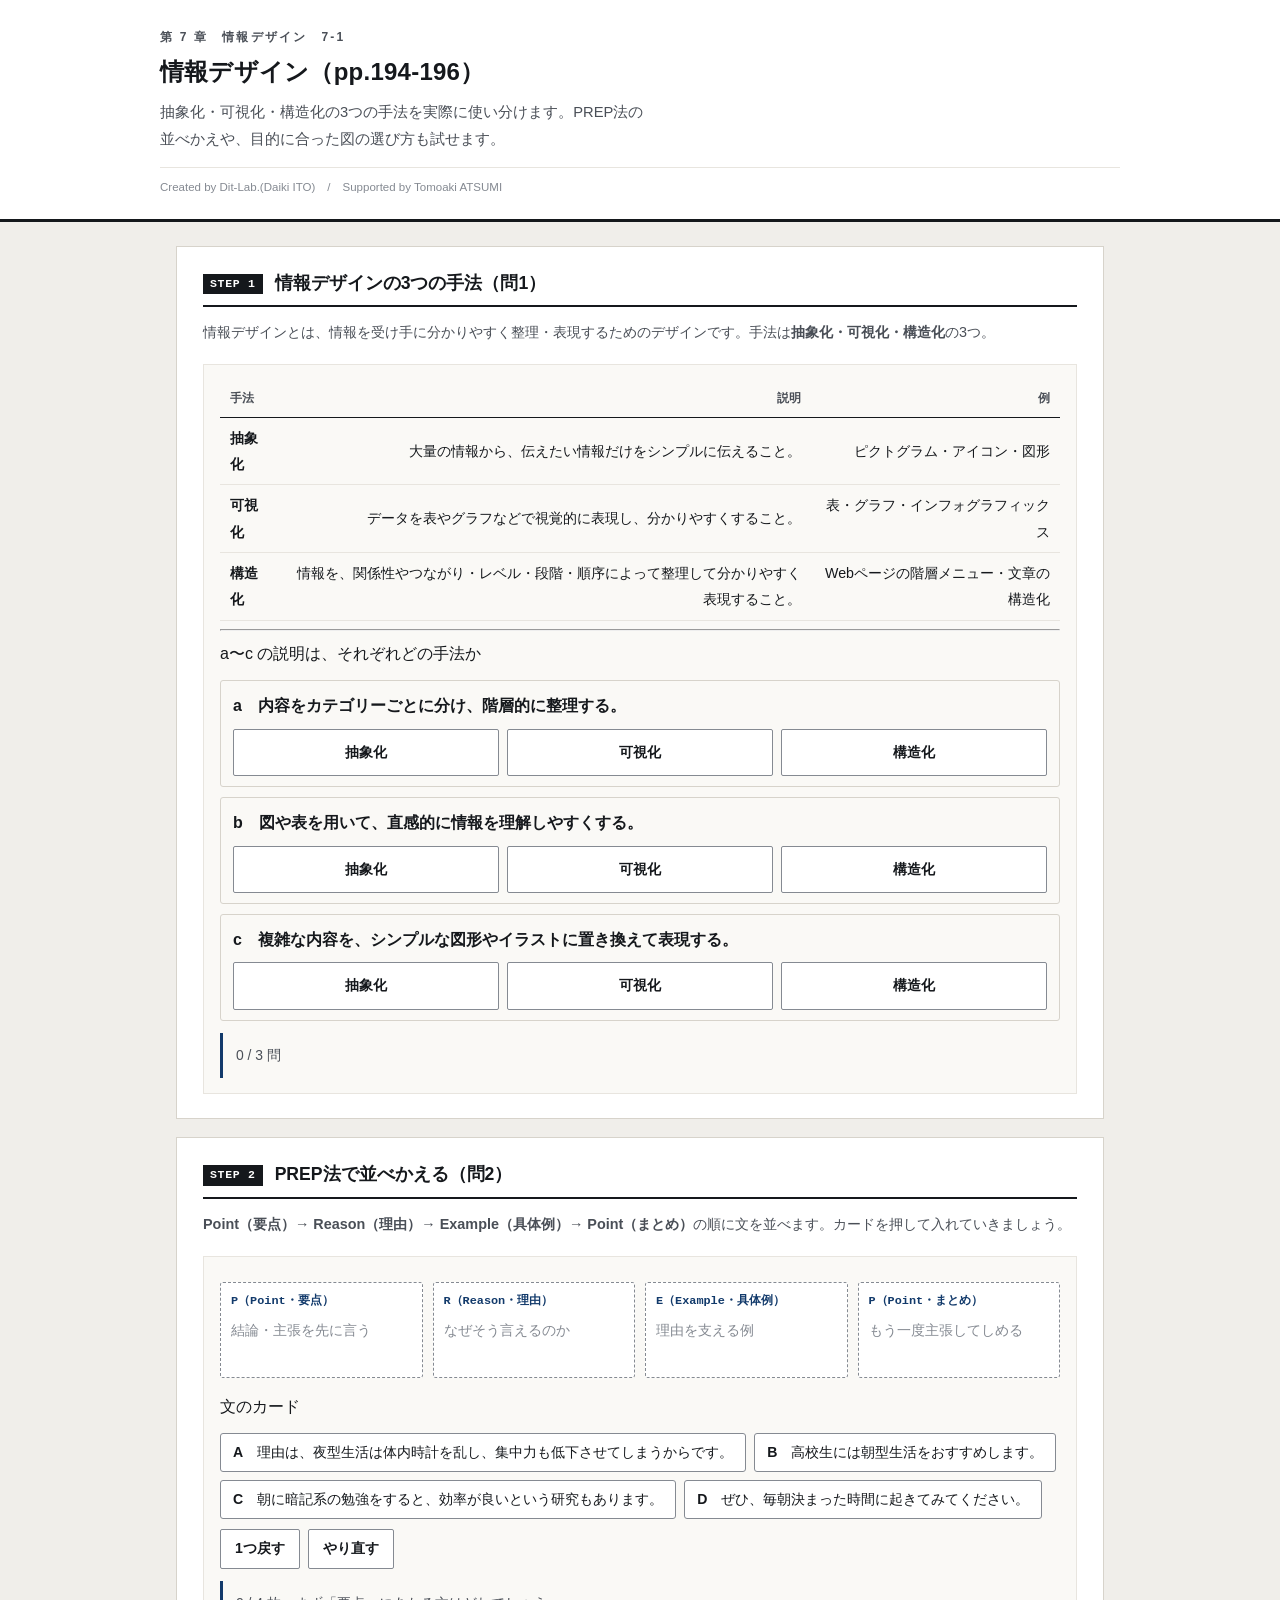
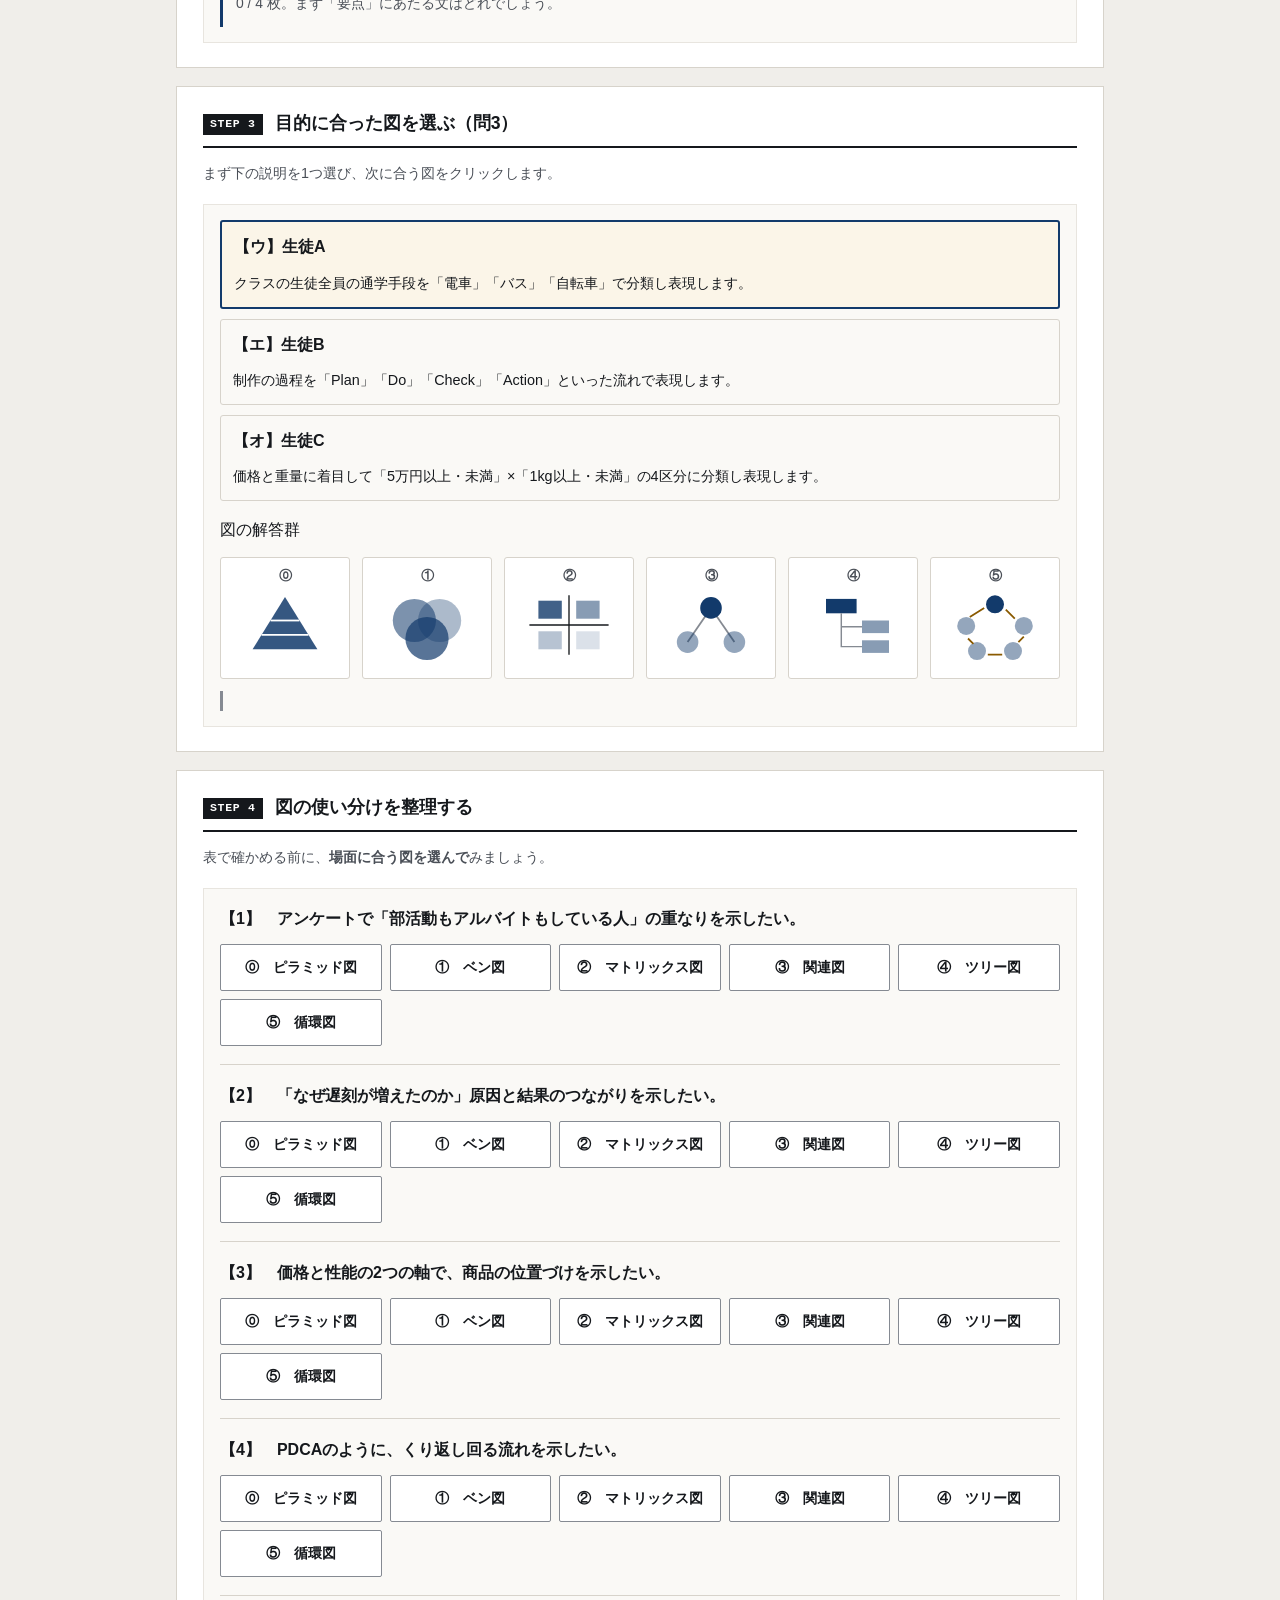
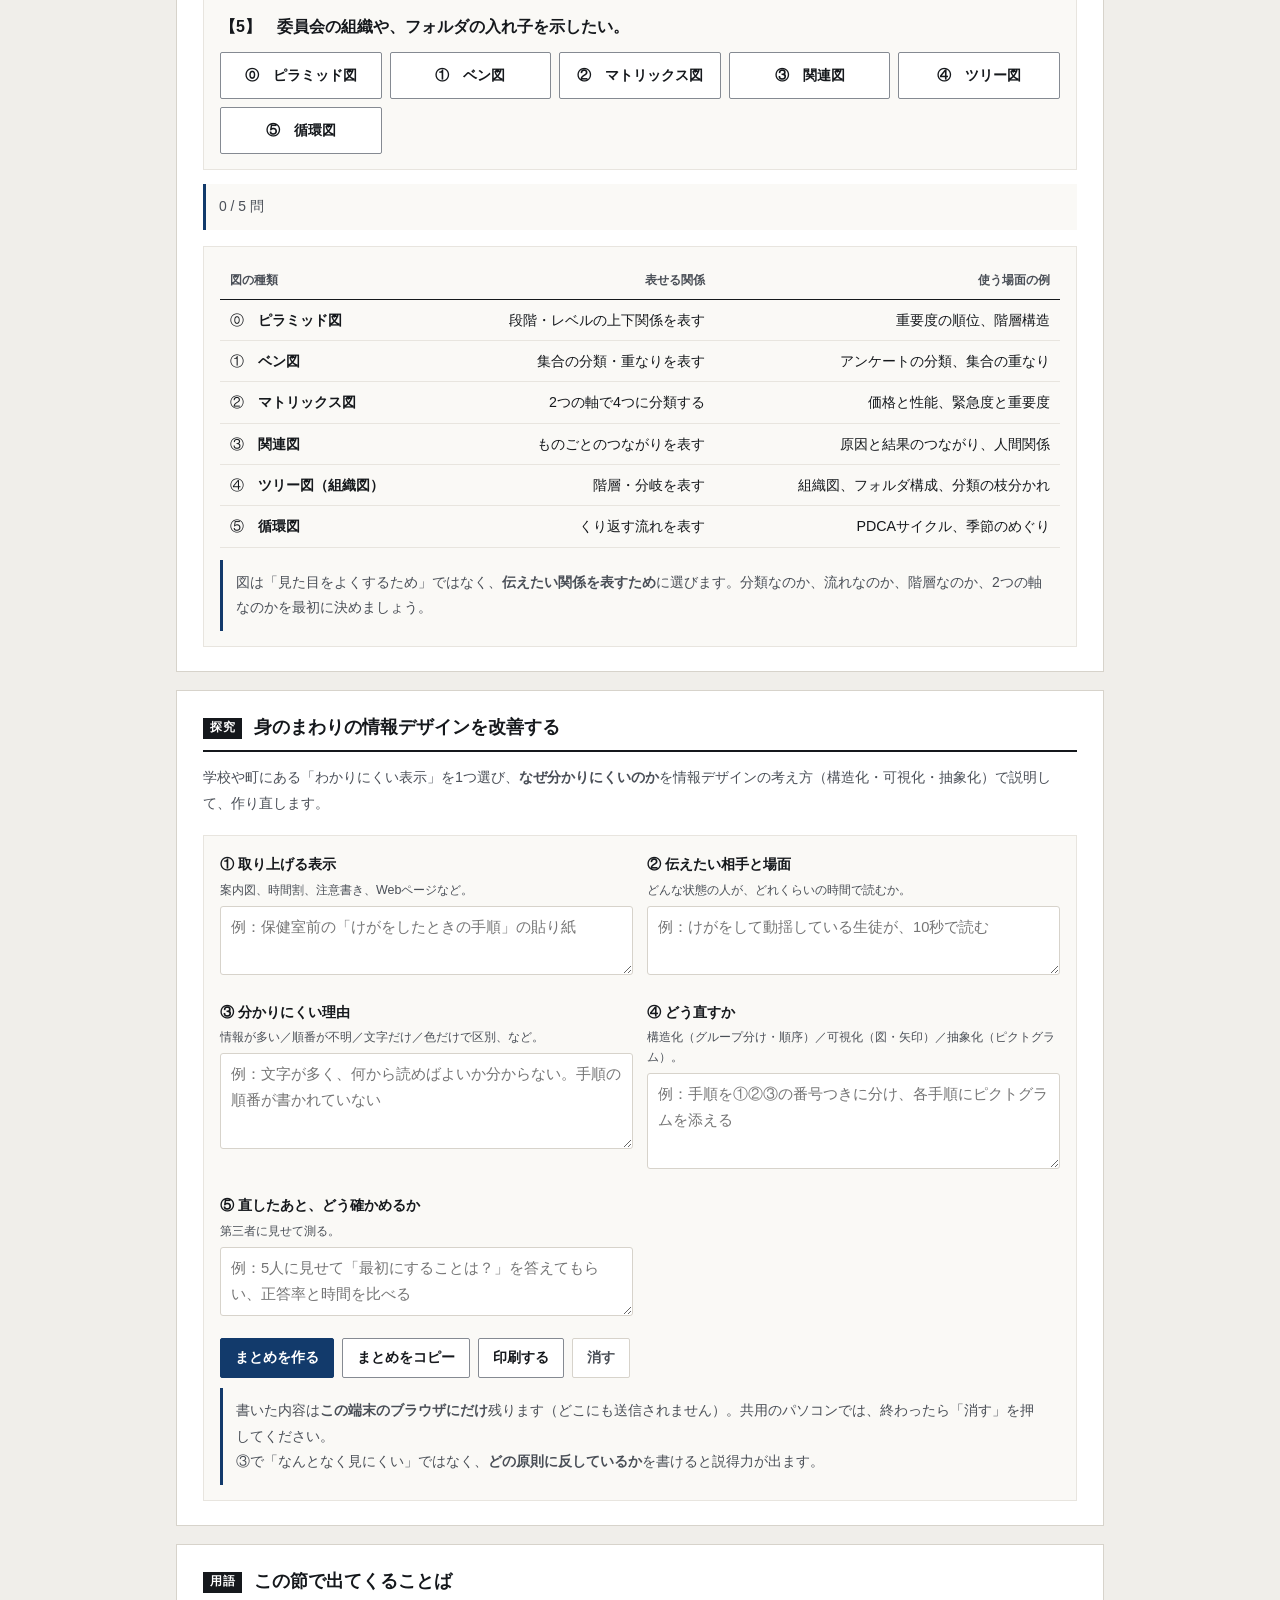
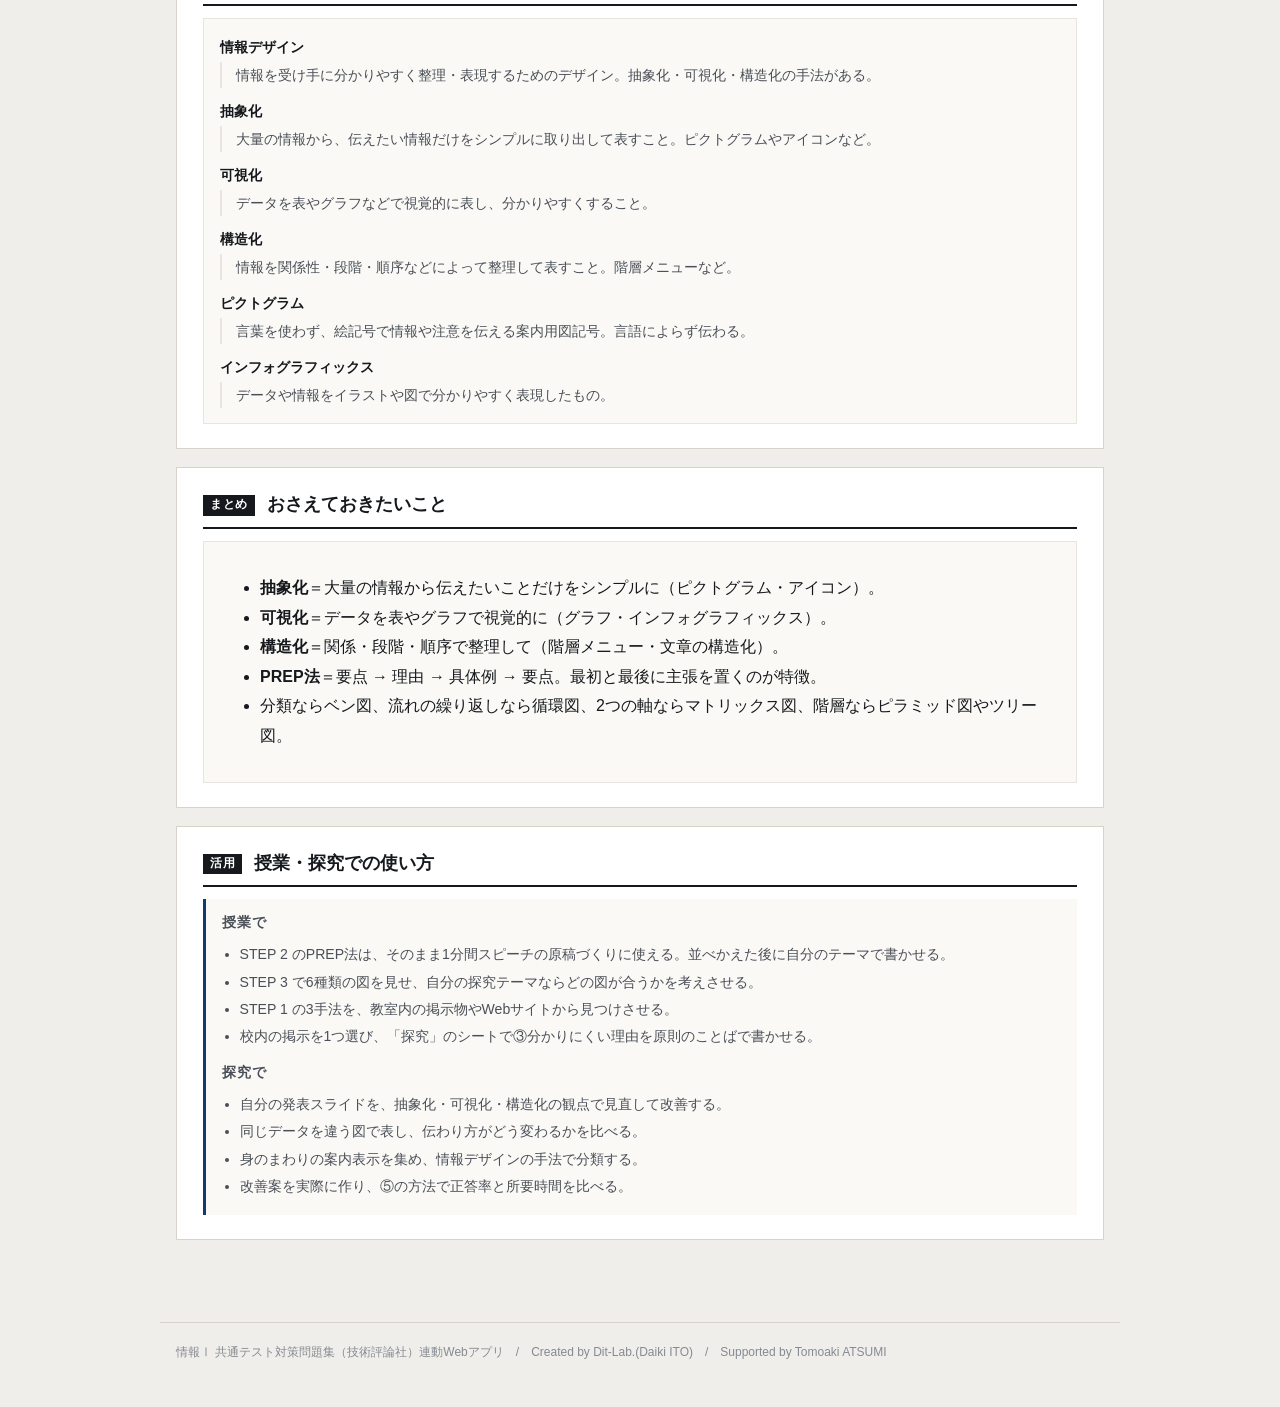
<file: index.html>
<!DOCTYPE html>
<html lang="ja">
<head>
<meta charset="UTF-8">
<meta name="viewport" content="width=device-width, initial-scale=1.0">
<title>情報デザイン｜情報Ⅰ共通テスト対策問題集</title>
<meta name="description" content="抽象化・可視化・構造化の3つの手法を実際に使い分けます。PREP法の並べかえや、目的に合った図の選び方も試せます。">
<link rel="icon" href="data:image/svg+xml,%3Csvg xmlns=%22http://www.w3.org/2000/svg%22 viewBox=%220 0 32 32%22%3E%3Crect width=%2232%22 height=%2232%22 fill=%22%2315181c%22/%3E%3Ctext x=%2216%22 y=%2222%22 font-size=%2218%22 font-family=%22monospace%22 fill=%22%23fff%22 text-anchor=%22middle%22%3E01%3C/text%3E%3C/svg%3E">
<link rel="stylesheet" href="css/style.css?v=88681cd4">
<link rel="stylesheet" href="css/app.css?v=c68f0363">
</head>
<body>

<header class="app-header">
  <div class="inner">
    <span class="eyebrow">第 7 章　情報デザイン　7-1</span>
    <h1>情報デザイン（pp.194-196）</h1>
    <p class="lead">抽象化・可視化・構造化の3つの手法を実際に使い分けます。PREP法の並べかえや、目的に合った図の選び方も試せます。</p>
    <p class="credit">Created by Dit-Lab.(Daiki ITO)　/　Supported by Tomoaki ATSUMI</p>
  </div>
</header>

<main class="wrap">
  <section class="step" id="step1">
    <h2><span class="no">STEP 1</span>情報デザインの3つの手法（問1）</h2>
    <p class="desc">情報デザインとは、情報を受け手に分かりやすく整理・表現するためのデザインです。手法は<strong>抽象化・可視化・構造化</strong>の3つ。</p>
    <div class="panel">
      <div class="tbl-scroll"><table class="tbl" id="methodTable"></table></div>
      <hr class="sep">
      <p class="qhead">a〜c の説明は、それぞれどの手法か</p>
      <div class="methodgrid" id="methodBox"></div>
      <div class="note" id="methodNote" style="margin-top:12px"></div>
    </div>
  </section>

  <section class="step" id="step2">
    <h2><span class="no">STEP 2</span>PREP法で並べかえる（問2）</h2>
    <p class="desc"><strong>Point（要点）→ Reason（理由）→ Example（具体例）→ Point（まとめ）</strong>の順に文を並べます。カードを押して入れていきましょう。</p>
    <div class="panel">
      <div class="prep" id="prepSlots"></div>
      <p class="qhead" style="margin-top:14px">文のカード</p>
      <div class="cards" id="prepCards"></div>
      <div class="btn-row" style="margin-top:10px">
        <button class="btn" id="prepUndo">1つ戻す</button>
        <button class="btn" id="prepReset">やり直す</button>
      </div>
      <div class="note" id="prepNote" style="margin-top:12px"></div>
    </div>
  </section>

  <section class="step" id="step3">
    <h2><span class="no">STEP 3</span>目的に合った図を選ぶ（問3）</h2>
    <p class="desc">まず下の説明を1つ選び、次に合う図をクリックします。</p>
    <div class="panel">
      <div class="methodgrid" id="caseBox"></div>
      <p class="qhead" style="margin-top:14px">図の解答群</p>
      <div class="figgrid" id="figBox"></div>
      <div class="note" id="figNote" style="margin-top:12px"></div>
    </div>
  </section>

  <section class="step" id="step4">
    <h2><span class="no">STEP 4</span>図の使い分けを整理する</h2>
        <p class="desc">表で確かめる前に、<strong>場面に合う図を選んで</strong>みましょう。</p>
    <div class="panel" id="chkBox" style="margin-bottom:14px"></div>
    <div class="note" id="chkNote" style="margin:0 0 16px"></div>
<div class="panel">
      <div class="tbl-scroll"><table class="tbl" id="useTable"></table></div>
      <div class="note info" style="margin-top:12px">図は「見た目をよくするため」ではなく、<strong>伝えたい関係を表すため</strong>に選びます。分類なのか、流れなのか、階層なのか、2つの軸なのかを最初に決めましょう。</div>
    </div>
  </section>

  <section class="step wsprint" id="wsSec">
    <h2><span class="no">探究</span>身のまわりの情報デザインを改善する</h2>
    <p class="desc">学校や町にある「わかりにくい表示」を1つ選び、<strong>なぜ分かりにくいのか</strong>を情報デザインの考え方（構造化・可視化・抽象化）で説明して、作り直します。</p>
    <div class="panel"><div id="wsBox"></div></div>
  </section>

  <section class="step" id="glossary">
    <h2><span class="no">用語</span>この節で出てくることば</h2>
    <div class="panel"><div id="glossBox"></div></div>
  </section>

  <section class="step" id="wrap">
    <h2><span class="no">まとめ</span>おさえておきたいこと</h2>
    <div class="panel">
      <ul class="bullets">
        <li><strong>抽象化</strong>＝大量の情報から伝えたいことだけをシンプルに（ピクトグラム・アイコン）。</li>
        <li><strong>可視化</strong>＝データを表やグラフで視覚的に（グラフ・インフォグラフィックス）。</li>
        <li><strong>構造化</strong>＝関係・段階・順序で整理して（階層メニュー・文章の構造化）。</li>
        <li><strong>PREP法</strong>＝要点 → 理由 → 具体例 → 要点。最初と最後に主張を置くのが特徴。</li>
        <li>分類ならベン図、流れの繰り返しなら循環図、2つの軸ならマトリックス図、階層ならピラミッド図やツリー図。</li>
      </ul>
    </div>
  </section>

  <section class="step">
    <h2><span class="no">活用</span>授業・探究での使い方</h2>
    <div class="use-note">
      <h3>授業で</h3>
      <ul>
        <li>STEP 2 のPREP法は、そのまま1分間スピーチの原稿づくりに使える。並べかえた後に自分のテーマで書かせる。</li>
        <li>STEP 3 で6種類の図を見せ、自分の探究テーマならどの図が合うかを考えさせる。</li>
        <li>STEP 1 の3手法を、教室内の掲示物やWebサイトから見つけさせる。</li>
        <li>校内の掲示を1つ選び、「探究」のシートで③分かりにくい理由を原則のことばで書かせる。</li>
      </ul>
      <h3 style="margin-top:12px">探究で</h3>
      <ul>
        <li>自分の発表スライドを、抽象化・可視化・構造化の観点で見直して改善する。</li>
        <li>同じデータを違う図で表し、伝わり方がどう変わるかを比べる。</li>
        <li>身のまわりの案内表示を集め、情報デザインの手法で分類する。</li>
        <li>改善案を実際に作り、⑤の方法で正答率と所要時間を比べる。</li>
      </ul>
    </div>
  </section>

</main>

<footer class="app-footer">
  情報Ⅰ 共通テスト対策問題集（技術評論社）連動Webアプリ　/　Created by Dit-Lab.(Daiki ITO)　/　Supported by Tomoaki ATSUMI
</footer>

<script src="js/terms.js?v=a39c841d"></script>
<script src="js/worksheet.js?v=b6f4e4b3"></script>
<script src="js/quiz.js?v=13402362"></script>
<script src="js/app.js?v=7070c05f"></script>
</body>
</html>
</file>
<file: css/style.css>
/* =========================================================
   情報Ⅰ 共通テスト対策問題集 — Web アプリ共通スタイル
   紙面（参考書）に寄せた設計。装飾色は使わず、色は意味を持つときだけ。
   ========================================================= */

:root{
  --paper:#ffffff;
  --paper-2:#faf9f6;      /* うすい紙 */
  --bg:#f0eeea;           /* 台紙 */
  --ink:#15181c;
  --ink-2:#4a4f57;
  --ink-3:#858a92;
  --rule:#d7d3cb;
  /* 旧名のまま書かれているアプリ用の別名（未定義だと枠線や文字色が消えるため） */
  --line: var(--rule);
  --muted: var(--ink-2);
  --sans: var(--font);         /* 罫線 */
  --rule-2:#e8e5df;
  --accent:#123a6b;       /* 濃紺。主要操作と現在地だけに使う */
  --accent-w:#e9eef6;
  --zero:#c0392b;         /* 左＝0 */
  --one:#1d4ed8;          /* 右＝1 */
  --ok:#1f7a3d;   --ok-bg:#eef6f0;
  --ng:#b3261e;   --ng-bg:#fbefee;
  --warn:#8a5a00; --warn-bg:#fbf5e8;
  --font:"Hiragino Kaku Gothic ProN","Hiragino Sans","Yu Gothic Medium","Yu Gothic",
         "Noto Sans JP",Meiryo,-apple-system,BlinkMacSystemFont,sans-serif;
  --mono:"SFMono-Regular",Menlo,Consolas,"Courier New",monospace;
}

*{box-sizing:border-box}
[hidden]{display:none !important}
html{-webkit-text-size-adjust:100%}
body{
  margin:0; background:var(--bg); color:var(--ink);
  font-family:var(--font); font-size:16px; line-height:1.85;
  font-feature-settings:"palt" 1;
}
h1,h2,h3,h4{line-height:1.45; margin:0; font-weight:700}
p{margin:0 0 .75em} p:last-child{margin-bottom:0}
a{color:var(--accent)}

/* ---------- 標題 ---------- */
.app-header{background:var(--paper); border-bottom:3px solid var(--ink); padding:26px 20px 20px}
.app-header .inner{max-width:960px; margin:0 auto}
.app-header .eyebrow{
  font-size:.75rem; font-weight:700; color:var(--ink-2); letter-spacing:.18em;
  display:block; margin-bottom:7px;
}
.app-header h1{font-size:1.5rem; letter-spacing:.01em}
.app-header .lead{font-size:.92rem; color:var(--ink-2); margin-top:9px; max-width:60ch}
.app-header .credit{
  font-size:.72rem; color:var(--ink-3); margin-top:14px;
  padding-top:9px; border-top:1px solid var(--rule-2);
}

/* ---------- 版面 ---------- */
.wrap{max-width:960px; margin:0 auto; padding:24px 16px 64px}
.step{background:var(--paper); border:1px solid var(--rule); padding:24px 26px; margin-bottom:18px}
.step > h2{
  display:flex; align-items:baseline; gap:12px; font-size:1.1rem;
  padding-bottom:9px; border-bottom:2px solid var(--ink); margin-bottom:12px;
}
.step > h2 .no{
  flex:none; font-family:var(--mono); font-size:.72rem; font-weight:700;
  background:var(--ink); color:var(--paper); padding:2px 7px; letter-spacing:.06em;
  position:relative; top:-2px;
}
.step > .desc{color:var(--ink-2); font-size:.9rem; margin-bottom:18px}
.step[hidden]{display:none}

.grid{display:grid; gap:20px}
.grid > *{min-width:0}          /* 子の中身で列が広がるのを防ぐ */
@media(min-width:800px){ .grid.c2{grid-template-columns:1fr 1fr} }
@media(min-width:800px){ .grid.c21{grid-template-columns:1.45fr 1fr} }

.panel{border:1px solid var(--rule-2); background:var(--paper-2); padding:15px 16px; min-width:0}
.panel > h3{
  font-size:.8rem; font-weight:700; color:var(--ink-2); letter-spacing:.08em;
  margin-bottom:12px; padding-bottom:6px; border-bottom:1px solid var(--rule);
}

/* ---------- 部品 ---------- */
.btn{
  appearance:none; border:1px solid var(--ink-3); background:var(--paper); color:var(--ink);
  font-family:inherit; font-size:.88rem; font-weight:700; padding:8px 14px;
  border-radius:2px; cursor:pointer; min-height:40px; line-height:1.4;
  transition:background .12s, border-color .12s, color .12s;
}
.btn:hover:not(:disabled){background:var(--accent-w); border-color:var(--accent); color:var(--accent)}
.btn:disabled{opacity:.35; cursor:not-allowed}
.btn.primary{background:var(--accent); color:var(--paper); border-color:var(--accent)}
.btn.primary:hover:not(:disabled){background:#0d2c53; color:var(--paper)}
.btn.ghost{border-color:var(--rule); color:var(--ink-2)}
.btn.sm{font-size:.8rem; padding:5px 10px; min-height:34px}
.btn-row{display:flex; flex-wrap:wrap; gap:8px; align-items:center}

/* タブ（見出し下線式） */
.seg{display:flex; gap:0; border-bottom:1px solid var(--rule)}
.seg button{
  appearance:none; border:0; background:transparent; font-family:inherit; font-size:.88rem;
  font-weight:700; color:var(--ink-3); padding:9px 4px; margin-right:26px; cursor:pointer;
  border-bottom:3px solid transparent; margin-bottom:-1px; min-height:40px;
}
.seg button:hover{color:var(--ink-2)}
.seg button[aria-pressed="true"]{color:var(--ink); border-bottom-color:var(--accent)}

label.fld{display:block; font-size:.78rem; font-weight:700; color:var(--ink-2); margin-bottom:5px; letter-spacing:.04em}
input[type=text], textarea, input[type=number]{
  width:100%; font-family:inherit; font-size:1rem; color:var(--ink);
  border:1px solid var(--ink-3); border-radius:2px; padding:9px 11px;
  background:var(--paper); min-height:42px;
}
input:focus, textarea:focus{outline:2px solid var(--accent); outline-offset:-1px; border-color:var(--accent)}
.btn:focus-visible, .seg button:focus-visible, .node-card:focus-visible{outline:2px solid var(--accent); outline-offset:2px}
textarea{resize:vertical; line-height:1.7}
.mono{font-family:var(--mono)}

table.tbl{width:100%; border-collapse:collapse; font-size:.89rem}
table.tbl th, table.tbl td{border-bottom:1px solid var(--rule-2); padding:7px 10px; text-align:right}
table.tbl th:first-child, table.tbl td:first-child{text-align:left}
table.tbl thead th{border-bottom:1.5px solid var(--ink); font-size:.76rem; color:var(--ink-2); font-weight:700; white-space:nowrap}
.tbl-scroll{overflow-x:auto; -webkit-overflow-scrolling:touch; max-width:100%}

.note{padding:10px 13px; font-size:.87rem; border-left:3px solid var(--ink-3); background:var(--paper-2); overflow-wrap:break-word; word-break:break-word}
.note.ok{background:var(--ok-bg); border-left-color:var(--ok); color:#123f22}
.note.ng{background:var(--ng-bg); border-left-color:var(--ng); color:#6d1a15}
.note.info{background:var(--paper-2); border-left-color:var(--accent); color:var(--ink-2)}
.note.warn{background:var(--warn-bg); border-left-color:var(--warn); color:#5c3d00}
.note[hidden]{display:none}

.badge{
  display:inline-block; font-size:.72rem; font-weight:700; padding:1px 7px;
  border:1px solid var(--rule); color:var(--ink-2); background:var(--paper); letter-spacing:.04em;
}

/* 数値は罫線で仕切るだけ。カードにしない */
.metrics{display:flex; flex-wrap:wrap; gap:0; border-top:1px solid var(--rule)}
.metric{flex:1 1 130px; padding:11px 14px 11px 0; border-right:1px solid var(--rule-2)}
.metric:last-child{border-right:0}
.metric .k{font-size:.74rem; color:var(--ink-3); font-weight:700; letter-spacing:.05em}
.metric .v{font-size:1.6rem; font-weight:700; line-height:1.3; font-family:var(--mono); letter-spacing:-.01em}
.metric .s{font-size:.76rem; color:var(--ink-2)}

.bit0{color:var(--zero); font-weight:700}
.bit1{color:var(--one); font-weight:700}

.app-footer{
  max-width:960px; margin:0 auto; padding:18px 16px 44px; color:var(--ink-3);
  font-size:.75rem; border-top:1px solid var(--rule);
}
.sr-only{position:absolute;width:1px;height:1px;overflow:hidden;clip:rect(0 0 0 0);white-space:nowrap}

@media(max-width:640px){
  body{font-size:15px}
  .app-header{padding:20px 16px 16px}
  .app-header h1{font-size:1.16rem}
  .wrap{padding:16px 12px 52px}
  .step{padding:18px 15px}
  .seg button{margin-right:18px; font-size:.84rem}
  .metric{flex-basis:50%; border-right:0}
}
@media (prefers-reduced-motion:reduce){ *{animation:none!important; transition:none!important} }

/* ---------- 自分のデータ・共有・印刷 ---------- */
.toolbar{display:flex; flex-wrap:wrap; gap:8px; align-items:center; margin-top:12px;
  padding-top:12px; border-top:1px solid var(--rule-2)}
.toolbar .hint{font-size:.78rem; color:var(--ink-3)}
.paste-area{width:100%; min-height:110px; font-family:var(--mono); font-size:.86rem}
.use-note{background:var(--paper-2); border-left:3px solid var(--accent); padding:14px 16px; font-size:.88rem}
.use-note h3{font-size:.86rem; letter-spacing:.06em; margin-bottom:8px; color:var(--ink-2)}
.use-note ol, .use-note ul{margin:0; padding-left:1.25em; line-height:1.95; color:var(--ink-2)}

@media print{
  body{background:#fff}
  .app-header{border-bottom:2px solid #000}
  .step{border:1px solid #bbb; break-inside:avoid; page-break-inside:avoid; margin-bottom:12px}
  .btn, .seg, .toolbar, input[type=range]{display:none !important}
  .note{border-left-width:2px}
  a[href]:after{content:""}
}

/* ---------- 入力グリッド ---------- */
.dg-scroll{overflow:auto; -webkit-overflow-scrolling:touch; border:1px solid var(--rule); background:var(--paper); max-height:420px}
table.dg{border-collapse:collapse; font-family:var(--mono); font-size:.9rem; min-width:100%}
table.dg th, table.dg td{border:1px solid var(--rule-2); padding:0}
table.dg thead th{background:var(--paper-2); position:sticky; top:0; z-index:2}
table.dg .dg-n{background:var(--paper-2); color:var(--ink-3); font-size:.76rem; font-weight:400;
  text-align:center; min-width:34px; padding:0 4px; position:sticky; left:0; z-index:1}
table.dg .dg-corner{background:var(--paper-2); min-width:34px; position:sticky; left:0; z-index:3}
table.dg .dg-act{background:var(--paper-2); width:34px}
.dg-h, .dg-c{width:100%; min-width:96px; border:0; background:transparent; font-family:inherit;
  font-size:.9rem; padding:8px 9px; color:var(--ink); min-height:38px}
.dg-h{font-weight:700; font-family:var(--font); font-size:.82rem; color:var(--ink-2)}
.dg-c.num{text-align:right}
.dg-c:focus, .dg-h:focus{outline:2px solid var(--accent); outline-offset:-2px; background:var(--accent-w)}
.dg-del{border:0; background:transparent; color:var(--ink-3); cursor:pointer; width:32px; height:34px; font-size:1rem}
.dg-del:hover{color:var(--ng)}
.dg-tools{display:flex; flex-wrap:wrap; gap:8px; align-items:center; margin-top:10px}
.dg-hint{font-size:.76rem; color:var(--ink-3)}

/* ---------- ファイル読み込み ---------- */
.filebox{display:flex; flex-wrap:wrap; gap:10px; align-items:center; padding:12px;
  border:1px dashed var(--rule); background:var(--paper-2)}
.filebox input[type=file]{font-size:.85rem; font-family:inherit; max-width:100%}
.filebox .sel{max-width:220px}
.filelabel{display:inline-flex; align-items:center; gap:6px; font-size:.85rem; font-weight:700;
  border:1px solid var(--ink-3); background:var(--paper); padding:8px 14px; border-radius:2px; cursor:pointer; min-height:40px}
.filelabel:hover{border-color:var(--accent); color:var(--accent); background:var(--accent-w)}
.filelabel input{display:none}

/* ---------- 用語解説 ---------- */
.term{position:relative; border-bottom:1.5px dotted var(--accent); cursor:help; color:var(--accent); font-weight:700}
.term .term-pop{display:none; position:absolute; left:0; top:1.7em; z-index:50; width:min(300px,78vw);
  background:var(--paper); border:1px solid var(--ink-3); box-shadow:0 6px 20px rgba(0,0,0,.14);
  padding:10px 12px; font-size:.82rem; font-weight:400; color:var(--ink-2); line-height:1.75;
  border-left:3px solid var(--accent); cursor:auto; text-align:left}
.term .term-pop b{display:block; color:var(--ink); font-size:.86rem; margin-bottom:3px}
.term.open .term-pop{display:block}
dl.gloss{margin:0; font-size:.88rem}
dl.gloss dt{font-weight:700; color:var(--ink); margin-top:10px}
dl.gloss dt:first-child{margin-top:0}
dl.gloss dd{margin:2px 0 0; color:var(--ink-2); line-height:1.85; padding-left:1em; border-left:2px solid var(--rule-2)}
@media print{ .term{border-bottom:0; color:inherit} .term .term-pop{display:none !important} }

/* ---------- スマホ・タブレット ---------- */
@media (max-width:1024px){
  /* iOS で入力時に画面が勝手に拡大するのを防ぐ（16px 未満だとズームする） */
  input[type=text], input[type=number], textarea, select, .dg-c, .dg-h{ font-size:16px }
  .dg-c, .dg-h{ min-width:110px }
}
@media (max-width:820px){
  .grid.c2,.grid.c21{grid-template-columns:1fr}
  .dg-scroll{max-height:340px}
  .filebox{flex-direction:column; align-items:stretch}
  .filebox .sel{max-width:100%}
  .term .term-pop{left:auto; right:0; width:min(280px,86vw)}
}
@media (max-width:480px){
  .step > h2{font-size:1rem; flex-wrap:wrap}
  .metrics{gap:0}
  .metric{flex-basis:50%; padding-right:10px}
  .metric .v{font-size:1.3rem}
  .btn{padding:8px 12px}
  .dg-tools{gap:6px}
  .dg-hint{width:100%}
}
/* タッチ操作でのスクロールを滑らかに */
.tbl-scroll, .dg-scroll, .tree-box{ -webkit-overflow-scrolling:touch; overscroll-behavior-x:contain }

/* 幅指定つきの入力欄がスマートフォンではみ出さないようにする */
input[type=text], input[type=number], input[type=search], textarea, select{ max-width:100% }
.btn-row > label{ min-width:0; max-width:100% }
.btn-row > label input, .btn-row > label select{ max-width:100% }

/* 共通：○×判定・並べかえ（quiz.js 用） */
.abcde{border:1px solid var(--rule); border-radius:3px; overflow:hidden}
.abcde > div{border-top:1px solid var(--rule); padding:10px 12px}
.abcde > div:first-child{border-top:0}
.abcde .st{display:flex; gap:10px; align-items:flex-start; flex-wrap:wrap}
.abcde .st .k{font-weight:700; font-family:var(--mono); min-width:1.4em}
.abcde .st .t{flex:1; min-width:12em}
.abcde .jb{display:flex; gap:6px}
.abcde .jb .btn{min-width:3.4em; padding:6px 10px; text-align:center}
.prep{display:grid; grid-template-columns:repeat(auto-fit,minmax(150px,1fr)); gap:10px; margin-top:10px}
.prep .slot{border:1px dashed var(--ink-3); border-radius:3px; padding:10px; min-height:92px; background:var(--paper)}
.prep .slot.filled{border-style:solid}
.prep .slot .tag{font:700 .74rem/1.4 var(--mono); color:var(--accent); display:block; margin-bottom:6px}
.prep .slot .txt{font-size:.86rem; line-height:1.7}
.cards{display:flex; flex-wrap:wrap; gap:8px; margin-top:10px}
.cards .c{border:1px solid var(--ink-3); border-radius:3px; padding:9px 12px; background:var(--paper);
  cursor:pointer; font-size:.88rem; max-width:100%; text-align:left; font-family:inherit; color:var(--ink)}
.cards .c:hover{background:var(--warn-bg)}
.cards .c.used{opacity:.35; pointer-events:none}

/* --- 予想してから実行 --- */
.pmark{display:inline-block; background:var(--accent); color:#fff; font-size:.7rem; font-weight:700;
  letter-spacing:.08em; padding:2px 7px; border-radius:2px; margin-right:8px; vertical-align:2px}
input.pin{font-size:1.05rem; padding:7px 10px; border:1px solid var(--rule); border-radius:3px;
  width:9em; max-width:100%; background:#fff}
.btn-row .unit{color:var(--muted); font-size:.9rem}
.choice4 .btn.on{border-color:var(--accent); box-shadow:inset 0 0 0 1px var(--accent); font-weight:700}
/* 設問文の見出し（flex ではなく通常の段落。.qhead は左右振り分け用なので用途が別） */
.pq{margin:0 0 10px; font-weight:700; line-height:1.85}

/* --- 自分のテーマでやってみる（ワークシート） --- */
.wsheet{display:grid; gap:14px}
@media(min-width:760px){ .wsheet{grid-template-columns:1fr 1fr} }
.wsf{display:block}
.wsf .wsl{display:block; font-weight:700; font-size:.9rem; margin-bottom:3px}
.wsf .wsh{display:block; font-size:.78rem; color:var(--muted); margin-bottom:5px; line-height:1.6}
.wsf textarea{width:100%; max-width:100%; font:inherit; font-size:.92rem; line-height:1.75;
  padding:8px 10px; border:1px solid var(--rule); border-radius:3px; background:#fff; resize:vertical}
.wsf textarea:focus{outline:2px solid var(--accent); outline-offset:-2px}
.wsout{margin-top:14px; border:1px solid var(--ink-3); border-radius:3px; background:#fff; padding:16px 18px}
.wsout h4{margin:0 0 10px; font-size:1rem}
.wsout dl{margin:0}
.wsout dt{font-weight:700; font-size:.84rem; color:var(--accent); margin-top:10px}
.wsout dd{margin:2px 0 0; font-size:.92rem; line-height:1.85; white-space:pre-wrap}
.wsout .wsmsg{margin:10px 0 0; font-size:.86rem; color:var(--muted)}
@media print{
  .app-header, .btn-row, .step:not(.wsprint){ display:none !important }
  .wsout{border:none; padding:0}
}
</file>
<file: css/app.css>
.qhead{display:flex; justify-content:space-between; align-items:center; margin-bottom:12px}
.card-q{border:1px solid var(--rule); background:var(--paper); padding:18px; margin-bottom:14px}
.q-scene{font-size:1rem; font-weight:700; line-height:1.9}
.choice4{display:grid; gap:8px; grid-template-columns:repeat(auto-fit,minmax(160px,1fr))}
.choice4 .btn{text-align:left; line-height:1.65; padding:11px 13px}
.choice4 .btn.correct{background:var(--ok-bg); border-color:var(--ok); color:var(--ok)}
.choice4 .btn.wrong{background:var(--ng-bg); border-color:var(--ng); color:var(--ng)}
.choice4.locked{pointer-events:none}
.sel{width:100%; font-family:inherit; font-size:.95rem; padding:9px 11px; min-height:42px;
  border:1px solid var(--ink-3); border-radius:2px; background:var(--paper); color:var(--ink)}
input[type=range]{width:100%; accent-color:var(--accent); height:34px}
.why{font-size:.85rem; color:var(--ink-2); line-height:1.85}
.eqbox{font-family:var(--mono); font-size:1.02rem; font-weight:700; text-align:center; padding:14px;
  border:1px solid var(--rule); background:var(--paper-2); line-height:1.8}
.blankin{border:1.5px solid var(--accent); background:#fff; padding:6px 8px; text-align:center;
  font-family:var(--mono); min-height:38px; font-size:.95rem; max-width:120px}
.blankin.ok{border-color:var(--ok); background:var(--ok-bg)}
.blankin.ng{border-color:var(--ng); background:var(--ng-bg)}
table.tbl td .blankin{width:100%; max-width:none}

/* --- 7-1 情報デザイン --- */
.figgrid{display:grid;grid-template-columns:repeat(auto-fit,minmax(130px,1fr));gap:12px}
.figgrid .f{border:1px solid var(--line);border-radius:3px;padding:10px;text-align:center;background:#fff;cursor:pointer}
.figgrid .f:hover{background:var(--warn-bg)}
.figgrid .f.pick{border-color:var(--accent);border-width:2px;background:var(--warn-bg)}
.figgrid .f.correct{border-color:var(--ok);background:var(--ok-bg)}
.figgrid .f.wrong{border-color:var(--ng);background:var(--ng-bg)}
.figgrid .f svg{width:100%;height:78px;display:block}
.figgrid .f .no{font:700 .82rem/1.4 var(--mono);color:var(--muted)}
.figgrid .f .nm{font-size:.78rem;color:var(--muted);margin-top:4px}
.prep{display:grid;grid-template-columns:repeat(auto-fit,minmax(150px,1fr));gap:10px;margin-top:10px}
.prep .slot{border:1px dashed var(--ink-3);border-radius:3px;padding:10px;min-height:96px;background:#fff}
.prep .slot .tag{font:700 .74rem/1.4 var(--mono);color:var(--accent);display:block;margin-bottom:6px}
.prep .slot.filled{border-style:solid}
.prep .slot .txt{font-size:.86rem;line-height:1.7}
.cards{display:flex;flex-wrap:wrap;gap:8px;margin-top:10px}
.cards .c{border:1px solid var(--ink-3);border-radius:3px;padding:9px 12px;background:#fff;cursor:pointer;
  font-size:.88rem;max-width:100%;text-align:left}
.cards .c:hover{background:var(--warn-bg)}
.cards .c.used{opacity:.35;pointer-events:none}
.methodgrid{display:grid;grid-template-columns:1fr;gap:10px}
.mrow{border:1px solid var(--line);border-radius:3px;padding:10px 12px}
.mrow .q{font-weight:700;margin-bottom:8px}
</file>
